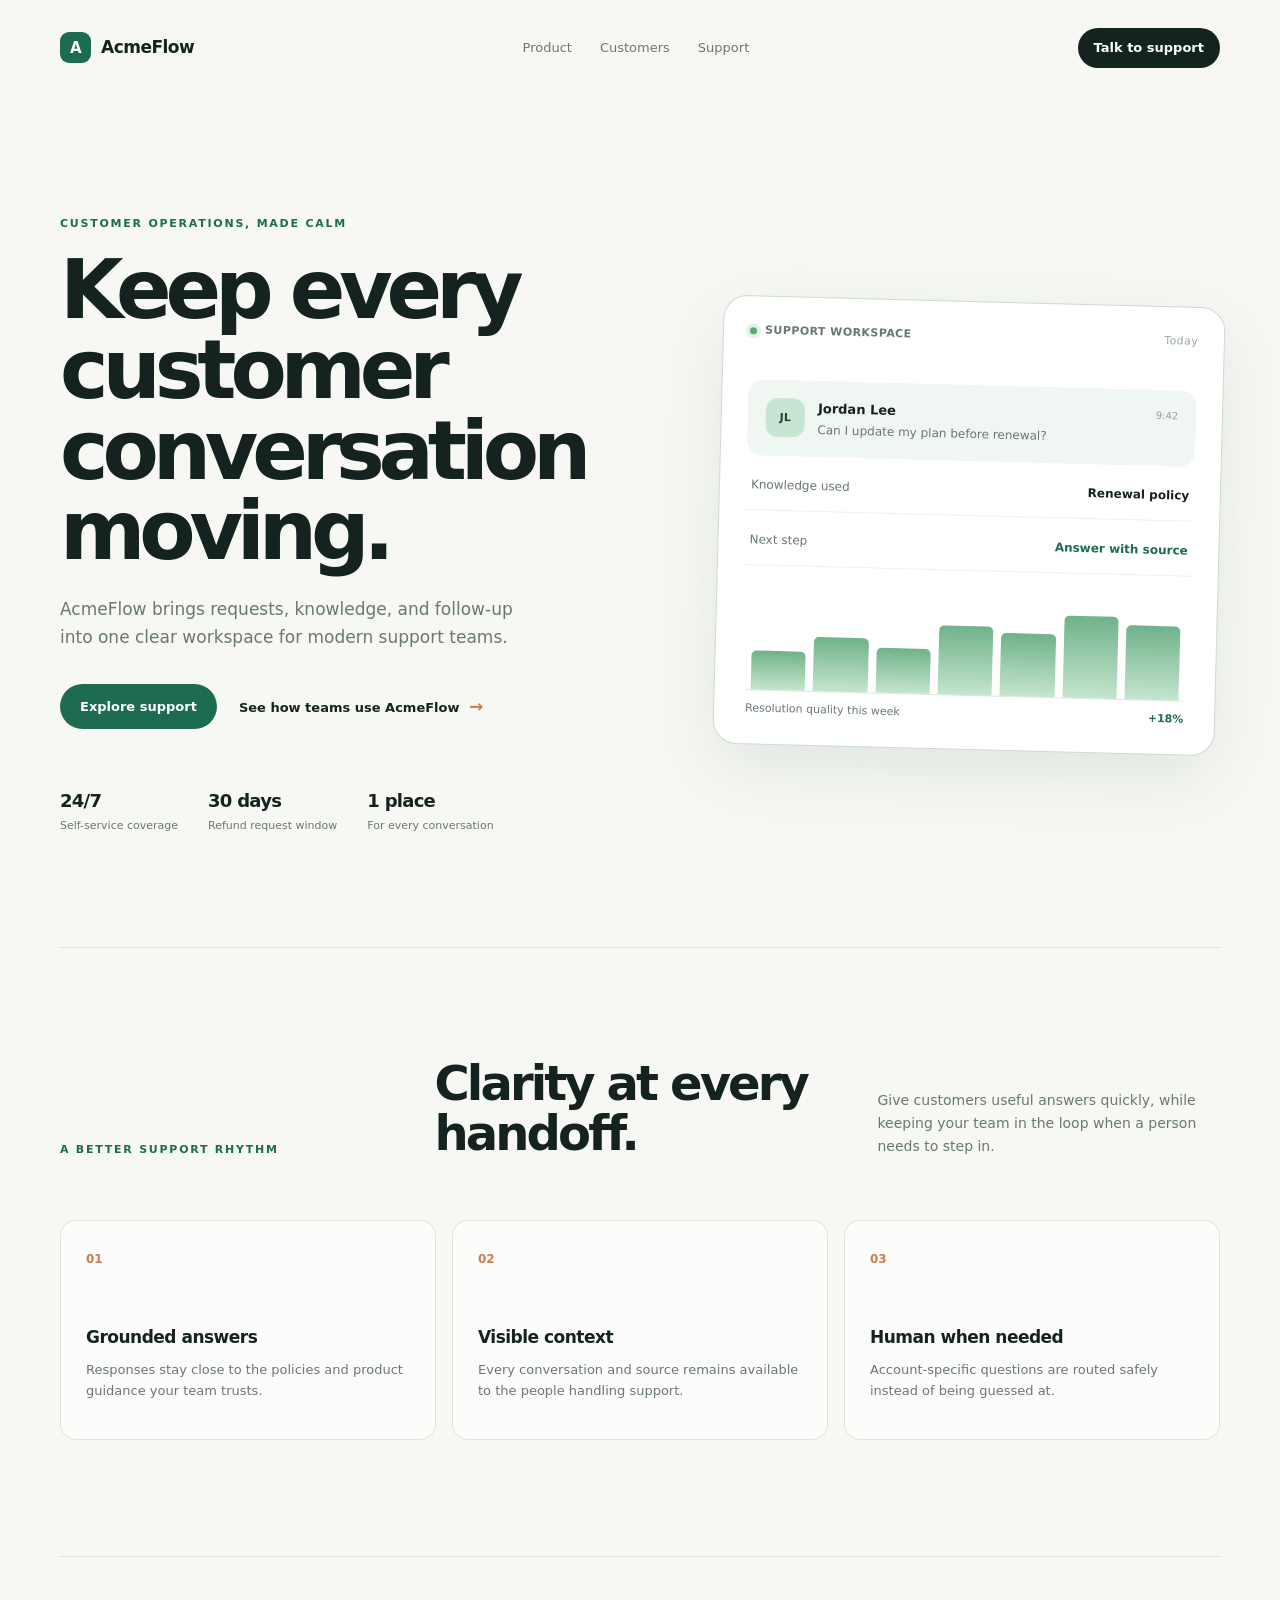
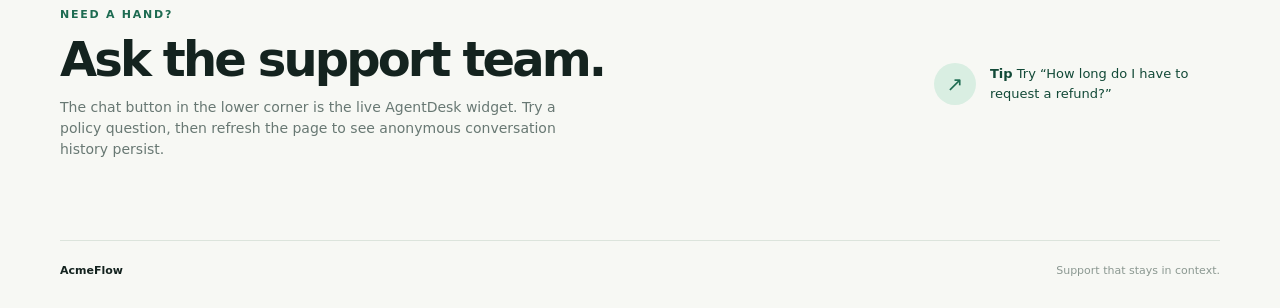
<file: demo-widget-site/index.html>
<!doctype html>
<html lang="en">
  <head>
    <meta charset="utf-8" />
    <meta name="viewport" content="width=device-width, initial-scale=1" />
    <meta
      name="description"
      content="A small AcmeFlow website with the AgentDesk support widget installed."
    />
    <title>AcmeFlow | Work moves clearly</title>
    <link rel="icon" href="./favicon.svg" type="image/svg+xml" />
    <link rel="stylesheet" href="./styles.css" />
  </head>
  <body>
    <header class="site-header">
      <a class="brand" href="./index.html" aria-label="AcmeFlow home">
        <span class="brand-mark" aria-hidden="true">A</span>
        <span>AcmeFlow</span>
      </a>
      <nav aria-label="Primary navigation">
        <a href="#product">Product</a>
        <a href="#customers">Customers</a>
        <a href="#support">Support</a>
      </nav>
      <a class="header-button" href="#support">Talk to support</a>
    </header>

    <main>
      <section class="hero" id="product">
        <div class="hero-copy">
          <p class="eyebrow">Customer operations, made calm</p>
          <h1>Keep every customer conversation moving.</h1>
          <p class="hero-summary">
            AcmeFlow brings requests, knowledge, and follow-up into one clear
            workspace for modern support teams.
          </p>
          <div class="hero-actions">
            <a class="button button-primary" href="#support">Explore support</a>
            <a class="text-link" href="#customers">See how teams use AcmeFlow <span aria-hidden="true">→</span></a>
          </div>
          <dl class="hero-stats" aria-label="AcmeFlow highlights">
            <div>
              <dt>24/7</dt>
              <dd>Self-service coverage</dd>
            </div>
            <div>
              <dt>30 days</dt>
              <dd>Refund request window</dd>
            </div>
            <div>
              <dt>1 place</dt>
              <dd>For every conversation</dd>
            </div>
          </dl>
        </div>
        <div class="hero-panel" aria-label="Support workspace preview">
          <div class="panel-topline">
            <span class="status-dot" aria-hidden="true"></span>
            <span>Support workspace</span>
            <span class="panel-date">Today</span>
          </div>
          <div class="conversation-card">
            <div class="conversation-avatar">JL</div>
            <div>
              <p class="conversation-name">Jordan Lee</p>
              <p class="conversation-message">Can I update my plan before renewal?</p>
            </div>
            <span class="conversation-time">9:42</span>
          </div>
          <div class="workspace-line">
            <span class="line-label">Knowledge used</span>
            <span class="line-value">Renewal policy</span>
          </div>
          <div class="workspace-line">
            <span class="line-label">Next step</span>
            <span class="line-value accent">Answer with source</span>
          </div>
          <div class="mini-chart" aria-hidden="true">
            <span style="height: 42%"></span>
            <span style="height: 58%"></span>
            <span style="height: 48%"></span>
            <span style="height: 74%"></span>
            <span style="height: 68%"></span>
            <span style="height: 88%"></span>
            <span style="height: 80%"></span>
          </div>
          <p class="chart-caption">Resolution quality this week <strong>+18%</strong></p>
        </div>
      </section>

      <section class="feature-section" id="customers">
        <div class="section-heading">
          <p class="eyebrow">A better support rhythm</p>
          <h2>Clarity at every handoff.</h2>
          <p>
            Give customers useful answers quickly, while keeping your team in
            the loop when a person needs to step in.
          </p>
        </div>
        <div class="feature-grid">
          <article class="feature-card">
            <span class="feature-number">01</span>
            <h3>Grounded answers</h3>
            <p>Responses stay close to the policies and product guidance your team trusts.</p>
          </article>
          <article class="feature-card">
            <span class="feature-number">02</span>
            <h3>Visible context</h3>
            <p>Every conversation and source remains available to the people handling support.</p>
          </article>
          <article class="feature-card">
            <span class="feature-number">03</span>
            <h3>Human when needed</h3>
            <p>Account-specific questions are routed safely instead of being guessed at.</p>
          </article>
        </div>
      </section>

      <section class="support-section" id="support">
        <div>
          <p class="eyebrow">Need a hand?</p>
          <h2>Ask the support team.</h2>
          <p>
            The chat button in the lower corner is the live AgentDesk widget.
            Try a policy question, then refresh the page to see anonymous
            conversation history persist.
          </p>
        </div>
        <div class="support-note">
          <span class="support-note-icon" aria-hidden="true">↗</span>
          <p><strong>Tip</strong> Try “How long do I have to request a refund?”</p>
        </div>
      </section>
    </main>

    <footer class="site-footer">
      <span>AcmeFlow</span>
      <span>Support that stays in context.</span>
    </footer>

    <script
      src="http://127.0.0.1:8000/widget.js"
      data-project="local-default"
    ></script>
  </body>
</html>
</file>
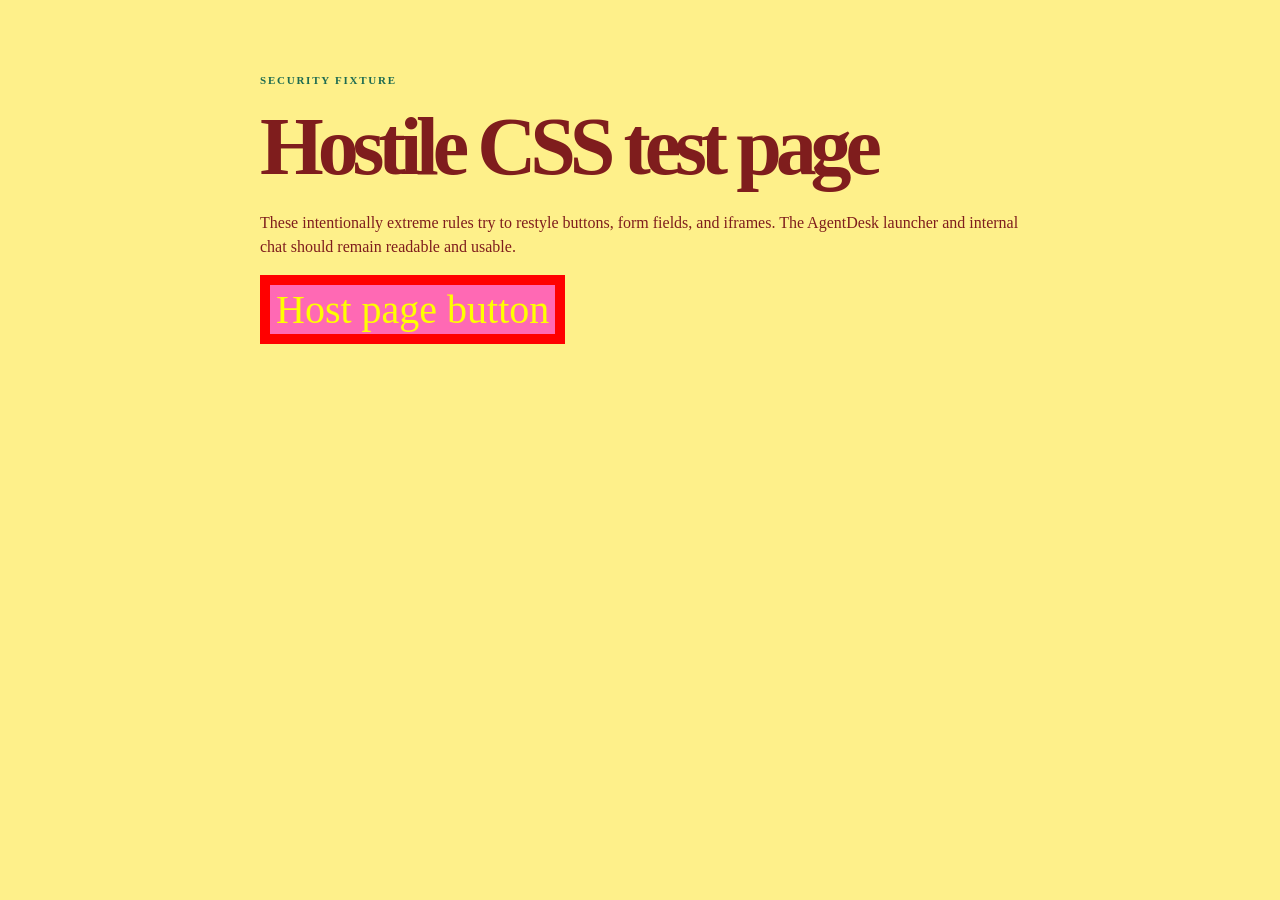
<file: demo-widget-site/hostile-css.html>
<!doctype html>
<html lang="en">
  <head>
    <meta charset="utf-8" />
    <meta name="viewport" content="width=device-width, initial-scale=1" />
    <title>AgentDesk CSS isolation fixture</title>
    <link rel="icon" href="./favicon.svg" type="image/svg+xml" />
    <link rel="stylesheet" href="./styles.css" />
    <style>
      /* Deliberately hostile host-page rules. The widget must remain usable. */
      * {
        box-sizing: border-box !important;
        font-family: "Comic Sans MS", cursive !important;
      }

      body {
        background: #fef08a !important;
        color: #7f1d1d !important;
      }

      button {
        background: hotpink !important;
        border: 10px solid red !important;
        color: yellow !important;
        font-size: 40px !important;
      }

      input,
      textarea {
        background: lime !important;
        font-size: 40px !important;
      }

      iframe {
        border: 20px solid red !important;
        font-size: 42px !important;
      }
    </style>
  </head>
  <body>
    <main class="demo-shell">
      <p class="eyebrow">Security fixture</p>
      <h1>Hostile CSS test page</h1>
      <p>
        These intentionally extreme rules try to restyle buttons, form fields,
        and iframes. The AgentDesk launcher and internal chat should remain
        readable and usable.
      </p>
      <button type="button">Host page button</button>
    </main>

    <script
      src="http://127.0.0.1:8000/widget.js"
      data-project="local-default"
    ></script>
  </body>
</html>
</file>
<file: demo-widget-site/styles.css>
:root {
  color-scheme: light;
  --ink: #14231f;
  --muted: #687873;
  --paper: #f7f8f4;
  --surface: #ffffff;
  --line: #dce4dc;
  --green: #1d6b51;
  --green-deep: #124937;
  --mint: #d9eee2;
  --orange: #d47b4e;
}

* {
  box-sizing: border-box;
}

html {
  scroll-behavior: smooth;
}

body {
  margin: 0;
  min-width: 320px;
  background: var(--paper);
  color: var(--ink);
  font-family: Inter, ui-sans-serif, system-ui, -apple-system, BlinkMacSystemFont, "Segoe UI", sans-serif;
  line-height: 1.5;
}

a {
  color: inherit;
  text-decoration: none;
}

.demo-shell {
  width: min(760px, calc(100% - 48px));
  margin: 0 auto;
  padding: 72px 0;
}

.site-header,
.site-footer,
.hero,
.feature-section,
.support-section {
  width: min(1160px, calc(100% - 48px));
  margin: 0 auto;
}

.site-header {
  display: flex;
  align-items: center;
  justify-content: space-between;
  gap: 24px;
  padding: 28px 0;
}

.brand {
  display: inline-flex;
  align-items: center;
  gap: 10px;
  font-size: 17px;
  font-weight: 750;
  letter-spacing: -0.03em;
}

.brand-mark {
  display: grid;
  width: 31px;
  height: 31px;
  place-items: center;
  border-radius: 9px;
  background: var(--green);
  color: white;
  font-size: 15px;
  font-weight: 800;
}

nav {
  display: flex;
  gap: 28px;
  color: var(--muted);
  font-size: 13px;
}

nav a,
.text-link {
  transition: color 160ms ease;
}

nav a:hover,
.text-link:hover {
  color: var(--green);
}

.header-button,
.button {
  display: inline-flex;
  align-items: center;
  justify-content: center;
  border-radius: 999px;
  font-size: 13px;
  font-weight: 700;
  transition: transform 160ms ease, background 160ms ease;
}

.header-button {
  padding: 10px 16px;
  background: var(--ink);
  color: white;
}

.header-button:hover,
.button:hover {
  transform: translateY(-1px);
}

.hero {
  display: grid;
  grid-template-columns: minmax(0, 1.05fr) minmax(360px, 0.95fr);
  align-items: center;
  gap: clamp(48px, 8vw, 110px);
  padding: clamp(66px, 10vw, 120px) 0 112px;
}

.eyebrow {
  margin: 0;
  color: var(--green);
  font-size: 11px;
  font-weight: 800;
  letter-spacing: 0.16em;
  text-transform: uppercase;
}

h1,
h2,
h3,
p {
  margin-top: 0;
}

h1 {
  max-width: 690px;
  margin: 18px 0 24px;
  font-size: clamp(48px, 7vw, 82px);
  font-weight: 720;
  letter-spacing: -0.075em;
  line-height: 0.98;
}

.hero-summary {
  max-width: 490px;
  margin-bottom: 32px;
  color: var(--muted);
  font-size: 17px;
  line-height: 1.65;
}

.hero-actions {
  display: flex;
  align-items: center;
  flex-wrap: wrap;
  gap: 22px;
}

.button {
  padding: 13px 20px;
}

.button-primary {
  background: var(--green);
  color: white;
}

.text-link {
  color: var(--ink);
  font-size: 13px;
  font-weight: 700;
}

.text-link span {
  margin-left: 5px;
  color: var(--orange);
  font-size: 17px;
}

.hero-stats {
  display: flex;
  flex-wrap: wrap;
  gap: 30px;
  margin: 58px 0 0;
}

.hero-stats div {
  min-width: 100px;
}

.hero-stats dt {
  font-size: 18px;
  font-weight: 750;
  letter-spacing: -0.04em;
}

.hero-stats dd {
  margin: 4px 0 0;
  color: var(--muted);
  font-size: 11px;
}

.hero-panel {
  min-height: 430px;
  padding: 26px;
  border: 1px solid #cddbd0;
  border-radius: 24px;
  background: var(--surface);
  box-shadow: 0 24px 70px rgba(31, 74, 57, 0.1);
  transform: rotate(1.5deg);
}

.panel-topline,
.conversation-card,
.workspace-line,
.site-footer,
.support-note {
  display: flex;
  align-items: center;
}

.panel-topline {
  gap: 8px;
  color: var(--muted);
  font-size: 11px;
  font-weight: 700;
  letter-spacing: 0.04em;
  text-transform: uppercase;
}

.status-dot {
  width: 7px;
  height: 7px;
  border-radius: 50%;
  background: #58aa72;
  box-shadow: 0 0 0 4px #e4f3e8;
}

.panel-date {
  margin-left: auto;
  color: #9ba9a2;
  font-weight: 500;
  text-transform: none;
}

.conversation-card {
  gap: 13px;
  margin-top: 40px;
  padding: 18px;
  border-radius: 15px;
  background: #f0f6f1;
}

.conversation-avatar {
  display: grid;
  width: 39px;
  height: 39px;
  flex: 0 0 auto;
  place-items: center;
  border-radius: 12px;
  background: #c8e5d3;
  color: var(--green-deep);
  font-size: 11px;
  font-weight: 800;
}

.conversation-name,
.conversation-message {
  margin: 0;
}

.conversation-name {
  font-size: 13px;
  font-weight: 750;
}

.conversation-message {
  margin-top: 3px;
  color: var(--muted);
  font-size: 12px;
}

.conversation-time {
  align-self: flex-start;
  margin-left: auto;
  color: #93a29a;
  font-size: 10px;
}

.workspace-line {
  justify-content: space-between;
  gap: 20px;
  padding: 20px 5px 16px;
  border-bottom: 1px solid #edf1ed;
  font-size: 12px;
}

.line-label {
  color: var(--muted);
}

.line-value {
  font-weight: 700;
}

.line-value.accent {
  color: var(--green);
}

.mini-chart {
  display: flex;
  align-items: end;
  gap: 8px;
  height: 94px;
  margin: 31px 5px 10px;
  padding: 0 5px;
  border-bottom: 1px solid #dde8df;
}

.mini-chart span {
  display: block;
  width: 100%;
  border-radius: 5px 5px 0 0;
  background: linear-gradient(180deg, #6fb28a, #c5e5ce);
}

.chart-caption {
  margin: 0 5px;
  color: var(--muted);
  font-size: 11px;
}

.chart-caption strong {
  float: right;
  color: var(--green);
}

.feature-section {
  padding: 102px 0 116px;
  border-top: 1px solid var(--line);
}

.section-heading {
  display: grid;
  grid-template-columns: 1fr 1.2fr 1fr;
  align-items: end;
  gap: 32px;
}

h2 {
  margin: 8px 0 0;
  font-size: clamp(32px, 4vw, 48px);
  font-weight: 700;
  letter-spacing: -0.06em;
  line-height: 1.05;
}

.section-heading > p:last-child {
  margin: 0;
  color: var(--muted);
  font-size: 14px;
  line-height: 1.65;
}

.feature-grid {
  display: grid;
  grid-template-columns: repeat(3, 1fr);
  gap: 16px;
  margin-top: 62px;
}

.feature-card {
  min-height: 220px;
  padding: 25px;
  border: 1px solid var(--line);
  border-radius: 16px;
  background: rgba(255, 255, 255, 0.62);
}

.feature-number {
  color: var(--orange);
  font-size: 12px;
  font-weight: 800;
}

.feature-card h3 {
  margin: 55px 0 9px;
  font-size: 17px;
  letter-spacing: -0.03em;
}

.feature-card p {
  margin: 0;
  color: var(--muted);
  font-size: 13px;
  line-height: 1.6;
}

.support-section {
  display: grid;
  grid-template-columns: 1.2fr 0.8fr;
  gap: 50px;
  align-items: center;
  padding: 50px 0 80px;
  border-top: 1px solid var(--line);
}

.support-section h2 {
  margin: 10px 0 13px;
}

.support-section > div:first-child > p:last-child {
  max-width: 520px;
  margin: 0;
  color: var(--muted);
  font-size: 14px;
}

.support-note {
  gap: 14px;
  justify-content: flex-end;
  color: var(--green-deep);
  font-size: 13px;
}

.support-note p {
  max-width: 230px;
  margin: 0;
}

.support-note-icon {
  display: grid;
  width: 42px;
  height: 42px;
  flex: 0 0 auto;
  place-items: center;
  border-radius: 50%;
  background: var(--mint);
  color: var(--green);
  font-size: 20px;
}

.site-footer {
  justify-content: space-between;
  gap: 20px;
  padding: 22px 0 28px;
  border-top: 1px solid var(--line);
  color: #8b9891;
  font-size: 11px;
}

.site-footer span:first-child {
  color: var(--ink);
  font-weight: 750;
}

@media (max-width: 820px) {
  .site-header nav {
    display: none;
  }

  .hero,
  .section-heading,
  .support-section {
    grid-template-columns: 1fr;
  }

  .hero {
    gap: 54px;
    padding-top: 70px;
  }

  .hero-panel {
    transform: none;
  }

  .section-heading {
    gap: 16px;
  }

  .feature-grid {
    grid-template-columns: 1fr;
  }

  .feature-card {
    min-height: auto;
  }

  .feature-card h3 {
    margin-top: 35px;
  }

  .support-note {
    justify-content: flex-start;
  }
}

@media (max-width: 500px) {
  .site-header,
  .site-footer,
  .hero,
  .feature-section,
  .support-section {
    width: min(100% - 32px, 1160px);
  }

  .header-button {
    padding: 9px 12px;
    font-size: 11px;
  }

  h1 {
    font-size: 48px;
  }

  .hero-stats {
    gap: 18px;
  }

  .hero-panel {
    min-height: 390px;
    padding: 18px;
  }
}
</file>
